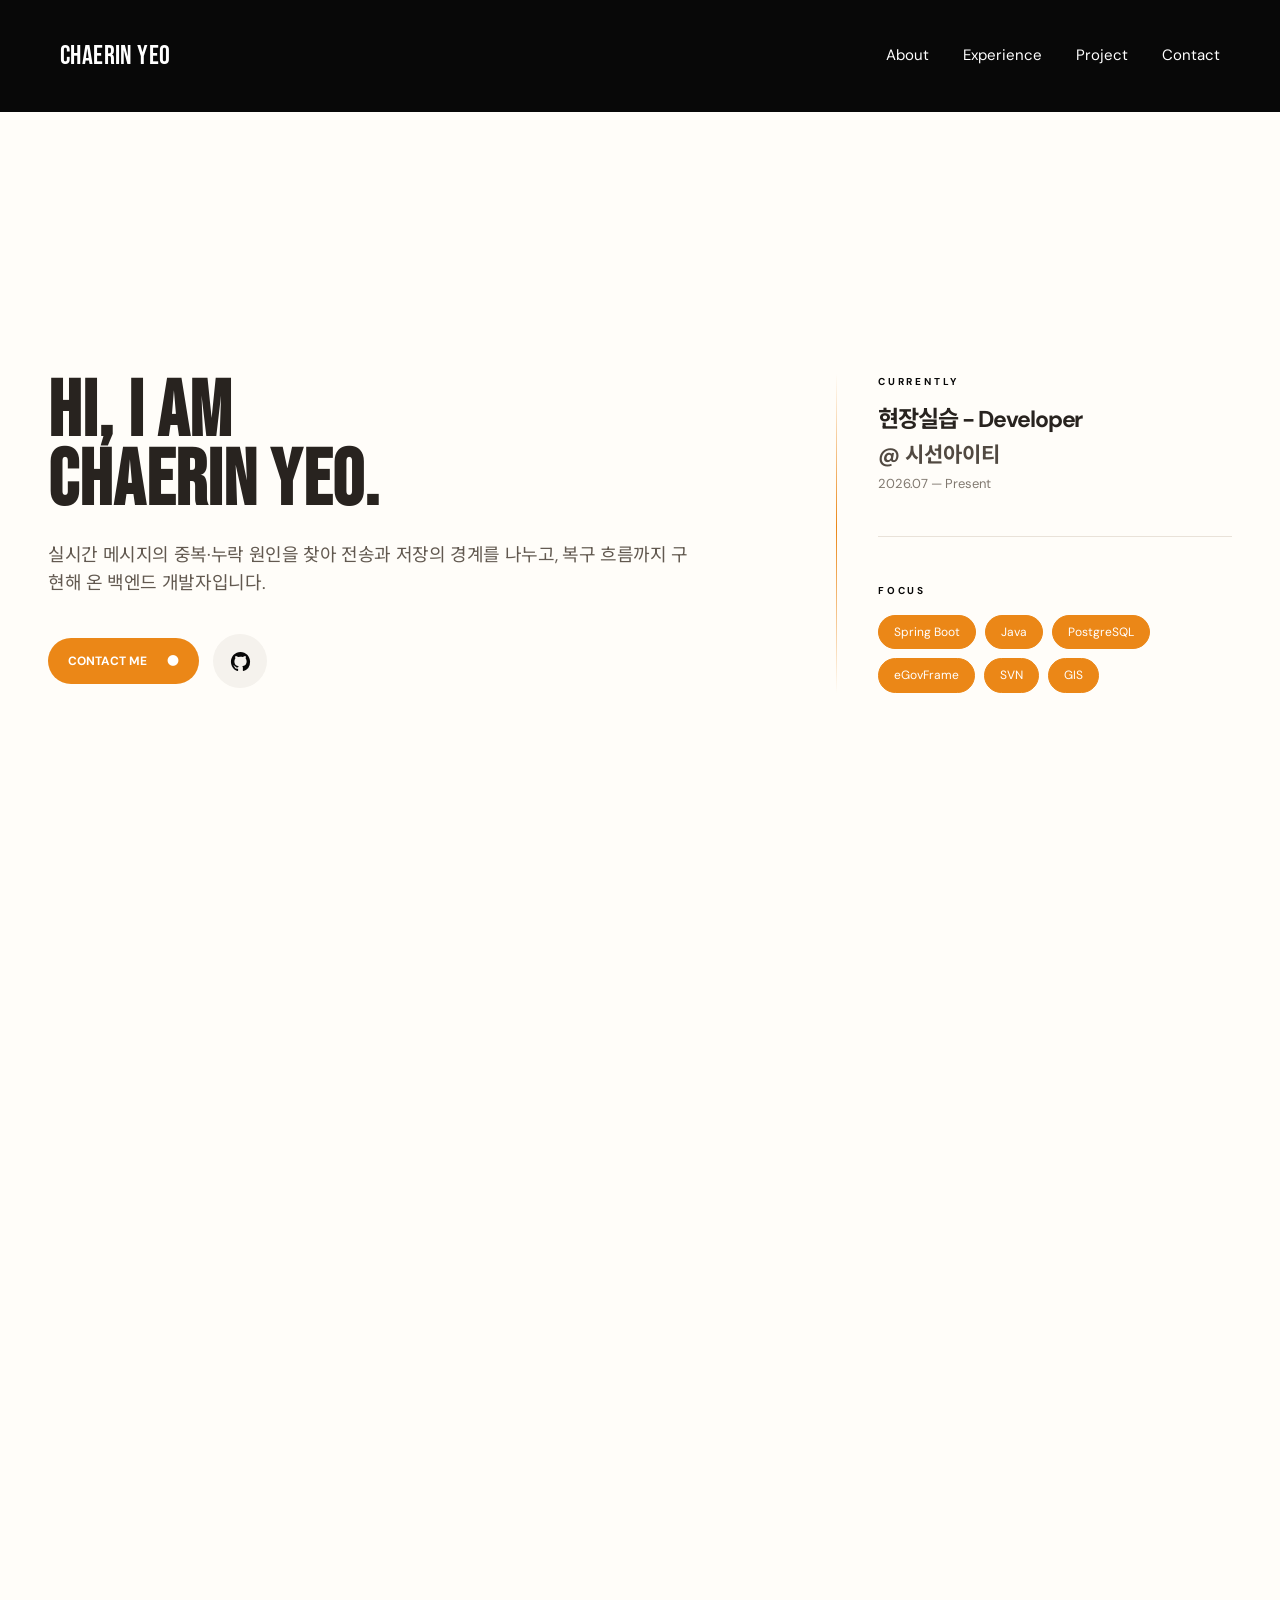
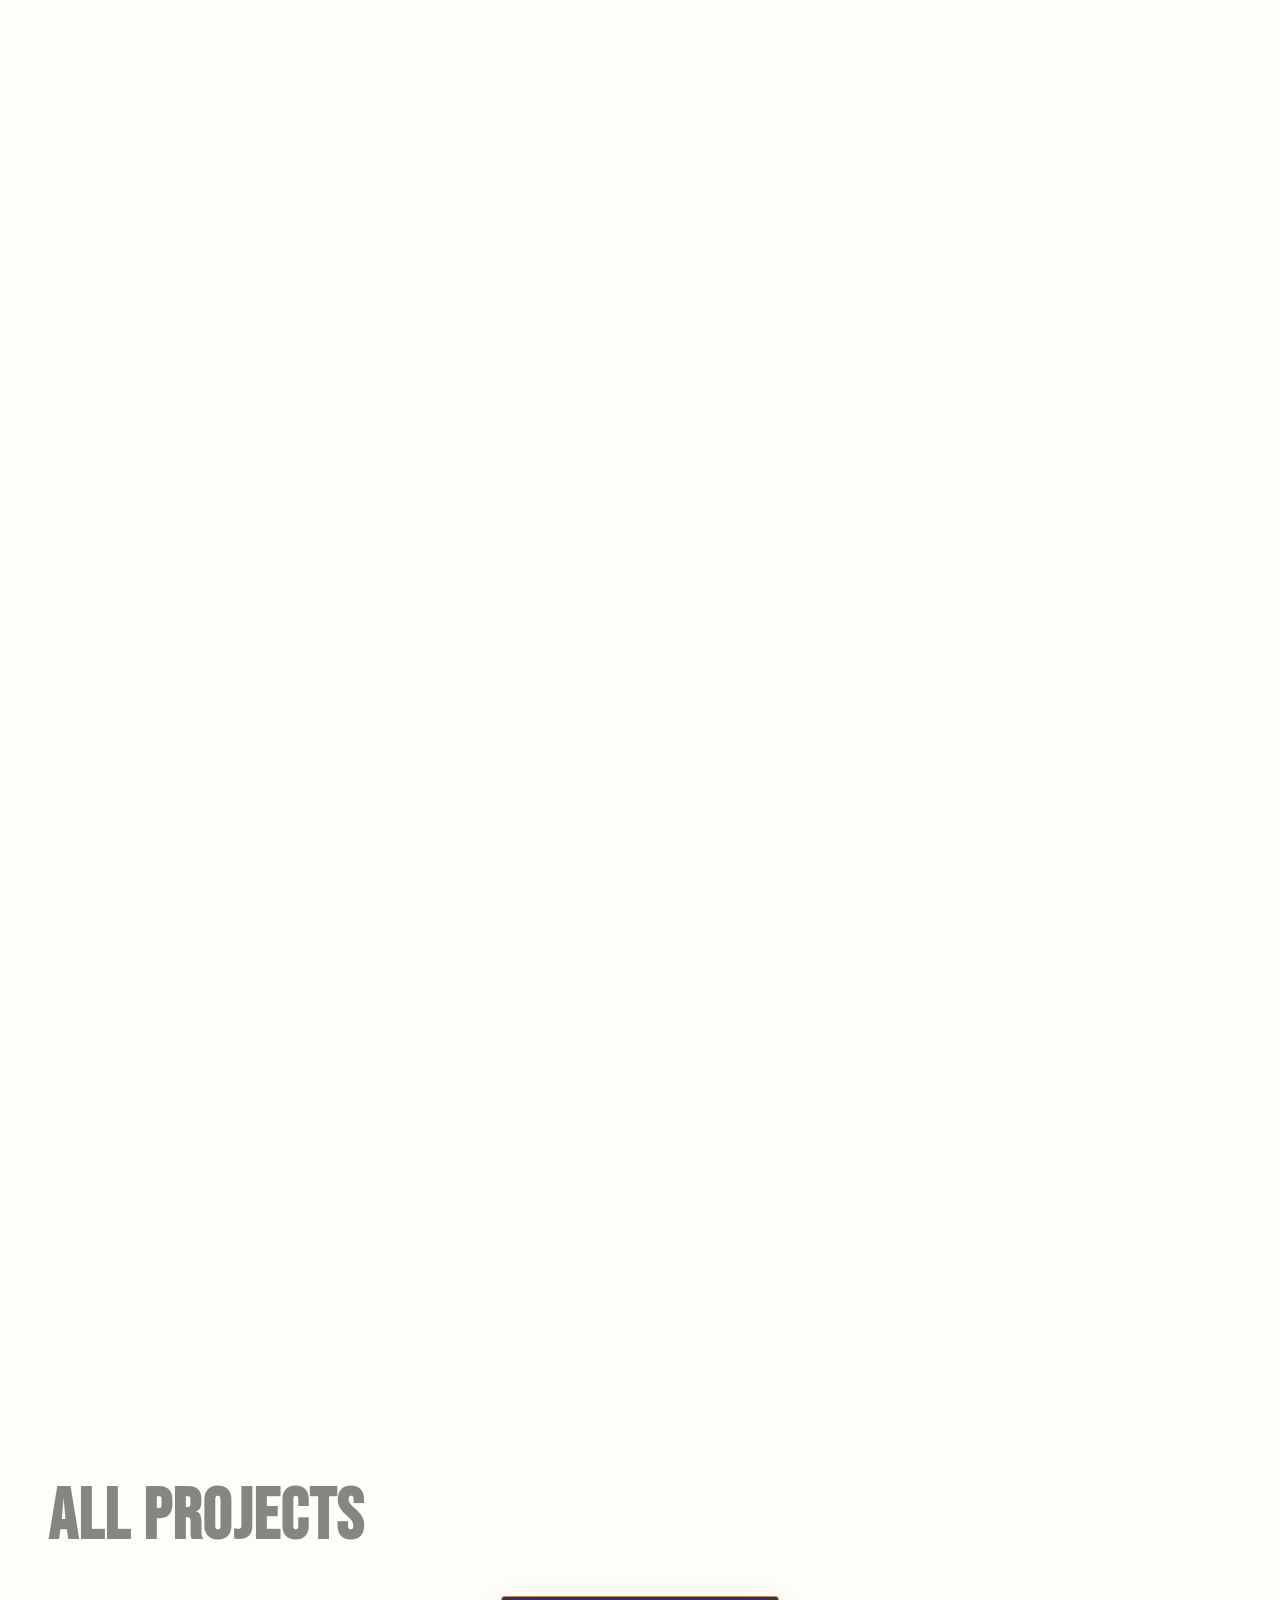
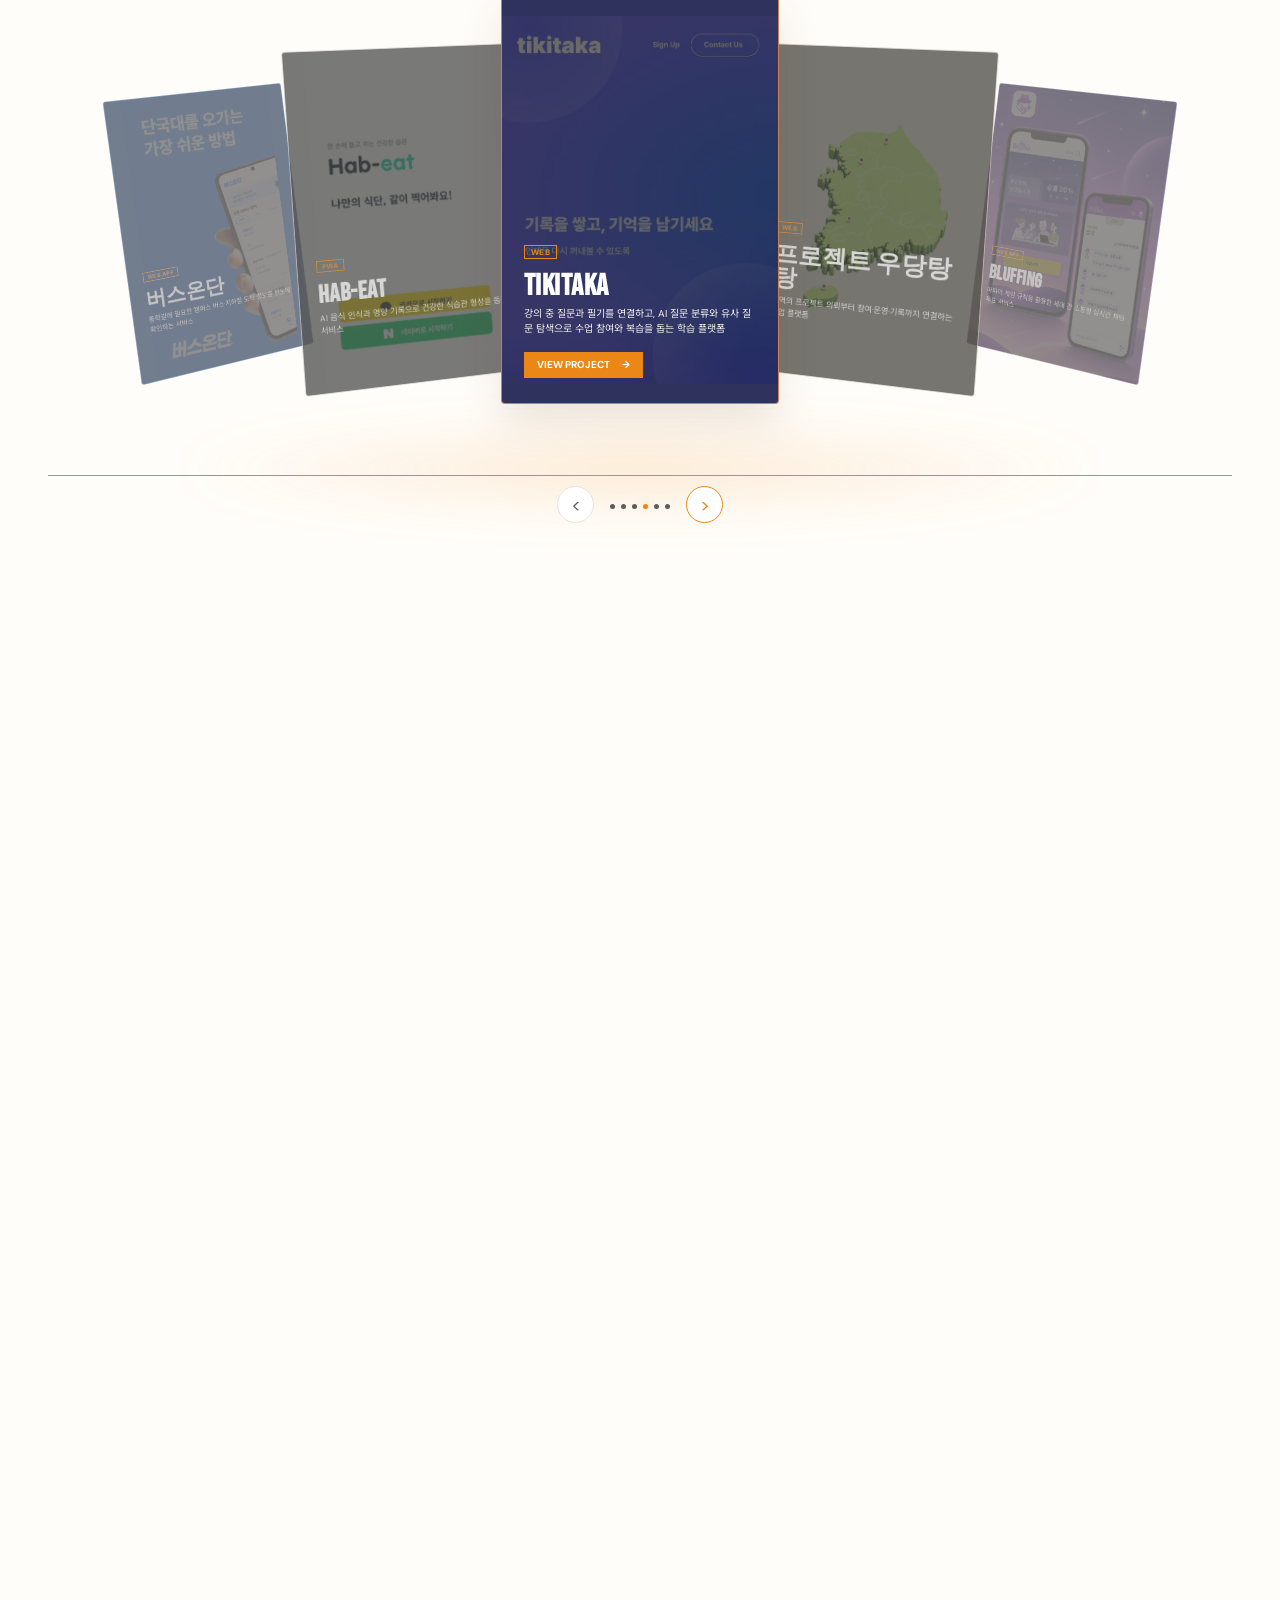
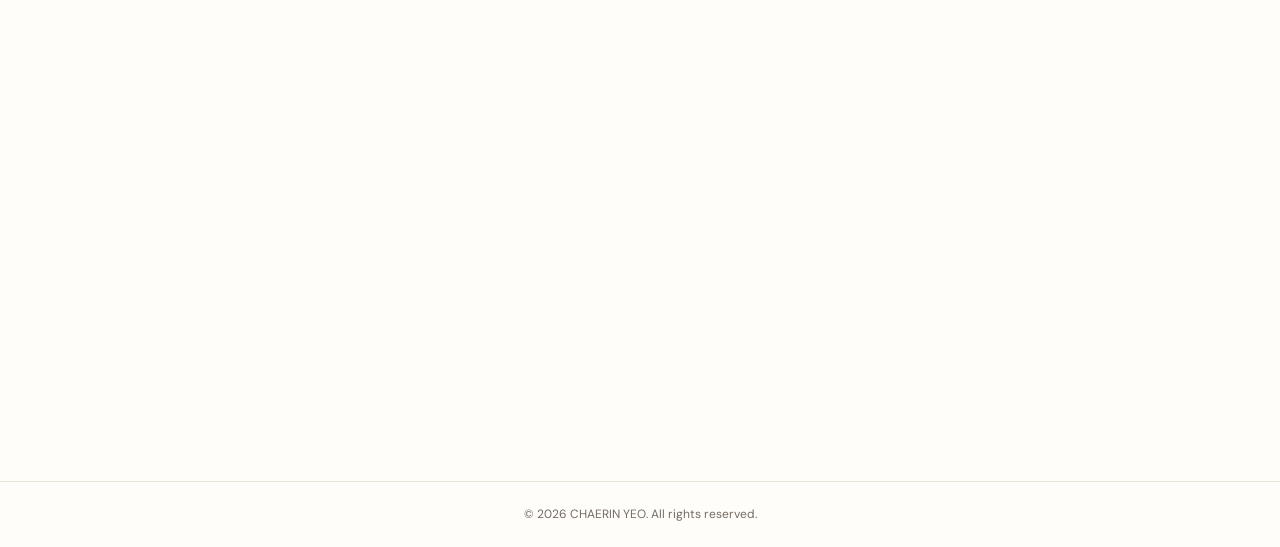
<file: index.html>
<!doctype html>
<html lang="ko">
  <head>
    <meta charset="utf-8" />
    <meta name="viewport" content="width=device-width, initial-scale=1" />
    <link rel="icon" href="./assets/favicon.svg" type="image/svg+xml" />
    <meta name="description" content="여채린 백엔드 개발자 포트폴리오" />
    <meta name="theme-color" content="#fffdf9" />
    <title>CHAERIN YEO — Backend Developer</title>
    <link rel="preconnect" href="https://fonts.googleapis.com" />
    <link rel="preconnect" href="https://fonts.gstatic.com" crossorigin />
    <link href="https://fonts.googleapis.com/css2?family=Bebas+Neue&family=DM+Sans:wght@400;500;600;700&family=Noto+Sans+KR:wght@400;500;600;700&display=swap" rel="stylesheet" />
    <link rel="stylesheet" href="./css/style.css" />
    <link rel="stylesheet" href="./css/theme.css" />
    <link rel="stylesheet" href="./css/project-carousel.css" />
    <link rel="stylesheet" href="./css/project-carousel-motion.css" />
    <link rel="stylesheet" href="./css/project-cover-images.css" />
    <link rel="stylesheet" href="./css/home.css" />
    <link rel="stylesheet" href="./css/home-current.css" />
    <link rel="stylesheet" href="./css/header.css" />
    <link rel="stylesheet" href="./css/about.css" />
    <link rel="stylesheet" href="./css/experience-links.css" />
    <link rel="stylesheet" href="./css/projects.css" />
    <link rel="stylesheet" href="./css/footer.css" />
    <link rel="stylesheet" href="./css/contact.css" />
    <link rel="stylesheet" href="./css/carrot-theme.css" />
  </head>
  <body>
    <a class="skip-link" href="#main-content">본문으로 건너뛰기</a>
    <header class="site-header" id="top">
      <a class="brand" href="#home" aria-label="홈으로 이동">CHAERIN YEO</a>
      <button class="menu-toggle" type="button" aria-expanded="false" aria-controls="primary-navigation"><span class="sr-only">메뉴 열기</span><span></span><span></span></button>
      <nav class="primary-navigation" id="primary-navigation" aria-label="주요 메뉴"><a href="#about">About</a><a href="#experience">Experience</a><a href="#projects">Project</a><a href="#contact">Contact</a></nav>
    </header>
    <main id="main-content">
      <section class="hero section" id="home" aria-labelledby="home-title">
        <div class="container hero-grid">
          <div class="hero-intro reveal"><h1 id="home-title">HI, I AM<br />CHAERIN YEO.</h1><p class="hero-copy" data-bind="intro"></p><div class="hero-actions"><a class="button button-primary" href="#contact">CONTACT ME <span aria-hidden="true">●</span></a><a class="social-button" data-social="github" href="#" target="_blank" rel="noreferrer" aria-label="GitHub"><svg viewBox="0 0 24 24" aria-hidden="true"><path d="M12 2C6.48 2 2 6.58 2 12.23c0 4.51 2.87 8.34 6.84 9.69.5.1.68-.22.68-.49 0-.24-.01-1.04-.01-1.89-2.78.62-3.37-1.21-3.37-1.21-.46-1.2-1.11-1.52-1.11-1.52-.91-.64.07-.63.07-.63 1 .08 1.53 1.06 1.53 1.06.9 1.57 2.35 1.12 2.92.86.09-.67.35-1.12.64-1.38-2.22-.26-4.56-1.14-4.56-5.07 0-1.12.39-2.03 1.03-2.75-.1-.26-.45-1.3.1-2.7 0 0 .84-.28 2.75 1.05A9.27 9.27 0 0 1 12 6.94c.85 0 1.71.12 2.51.34 1.91-1.33 2.75-1.05 2.75-1.05.55 1.4.2 2.44.1 2.7.64.72 1.03 1.63 1.03 2.75 0 3.94-2.35 4.8-4.58 5.06.36.32.68.94.68 1.9 0 1.37-.01 2.47-.01 2.81 0 .27.18.6.69.49A10.23 10.23 0 0 0 22 12.23C22 6.58 17.52 2 12 2Z" /></svg></a></div></div>
          <aside class="now-card reveal reveal-delay" aria-label="현재 활동"><p class="eyebrow">Currently</p><h2 data-bind="currentRole"></h2><p class="accent" data-bind="currentCompany"></p><p class="period" data-bind="currentPeriod"></p><div class="rule"></div><p class="eyebrow">Focus</p><ul class="chip-list" data-list="focus"></ul></aside>
        </div>
      </section>
      <section class="about section" id="about" aria-labelledby="about-title"><div class="container"><h2 class="display-title reveal" id="about-title">ABOUT ME</h2><div class="about-grid"><dl class="profile-list reveal" data-list="profile"></dl><div class="skills reveal reveal-delay"><p class="section-label">SKILL</p><div data-list="skillGroups"></div></div></div></div></section>
      <section class="experience section" id="experience" aria-labelledby="experience-title"><div class="container experience-grid"><div><h2 class="display-title sticky-title reveal" id="experience-title">MY EXPERIENCE</h2></div><div class="experience-list" data-list="experiences"></div></div></section>
      <section class="projects section" id="projects" aria-labelledby="projects-title"><div class="container"><h2 class="display-title reveal" id="projects-title">FEATURED PROJECTS</h2><p class="section-intro reveal">사용자 문제를 기술로 풀어낸 프로젝트입니다.<br />카드를 선택하면 프로젝트 상세 정보를 볼 수 있습니다.</p><div class="project-list" data-list="projects"></div><section class="all-projects" aria-labelledby="all-projects-title"><div class="all-projects-heading"><div><h3 class="display-title" id="all-projects-title">ALL PROJECTS</h3><p>전체 프로젝트를 넘겨보세요.</p></div><div class="carousel-controls"><button type="button" data-carousel-control="previous" aria-label="이전 프로젝트">&lt;</button><span data-carousel-count aria-live="polite"></span><button type="button" data-carousel-control="next" aria-label="다음 프로젝트">&gt;</button></div></div><div class="project-carousel" data-project-carousel tabindex="0" aria-label="전체 프로젝트 슬라이더"></div><div class="carousel-dots" data-carousel-dots></div></section></div></section>
      <section class="contact section" id="contact" aria-labelledby="contact-title"><div class="container contact-grid"><div class="contact-copy reveal"><h2 class="display-title" id="contact-title">LET'S CONNECT</h2><p>함께 만들고 싶은 일이 있다면<br /><span class="email-address" data-bind="email"></span>으로 연락해 주세요.</p><p class="muted">이력서와 프로젝트 상세 내용은 곧 업데이트됩니다.</p><div class="contact-socials"><a data-social="github" href="#" target="_blank" rel="noreferrer">GitHub ↗</a></div></div><form class="contact-form reveal reveal-delay" id="contact-form"><label>이름<input name="name" autocomplete="name" required /></label><label>이메일<input name="email" type="email" autocomplete="email" required /></label><label>제목<input name="subject" required /></label><label>메시지<textarea name="message" rows="6" required></textarea></label><button class="button button-primary" type="submit">SEND MESSAGE <span aria-hidden="true">↗</span></button><p class="form-note" id="form-note" aria-live="polite"></p></form></div><footer class="site-footer"><div class="container">© <span id="year"></span> CHAERIN YEO. All rights reserved.</div></footer></section>
    </main>
    <script src="./js/data.js"></script><script src="./js/main.js"></script><script src="./js/project-meta.js"></script><script src="./js/project-media.js"></script><script src="./js/project-image-backgrounds.js"></script>
  </body>
</html>
</file>
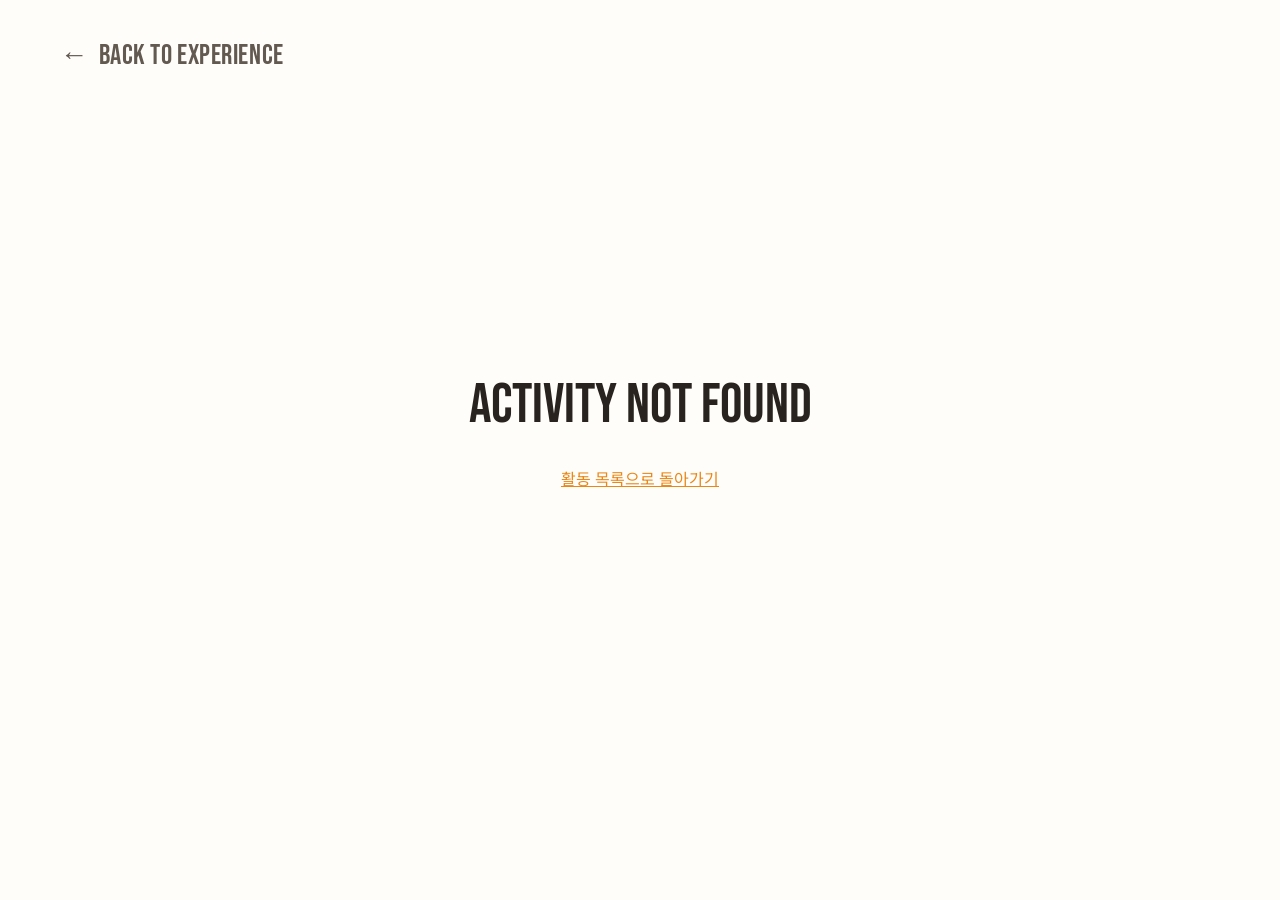
<file: experience-detail.html>
<!doctype html>
<html lang="ko">
  <head>
    <meta charset="utf-8" />
    <meta name="viewport" content="width=device-width, initial-scale=1" />
    <meta name="theme-color" content="#fffdf9" />
    <title>Experience Detail — CHAERIN YEO</title>
    <link rel="preconnect" href="https://fonts.googleapis.com" />
    <link rel="preconnect" href="https://fonts.gstatic.com" crossorigin />
    <link href="https://fonts.googleapis.com/css2?family=Bebas+Neue&family=DM+Sans:wght@400;500;600;700&family=Noto+Sans+KR:wght@400;500;600;700&display=swap" rel="stylesheet" />
    <link rel="stylesheet" href="./css/experience-detail.css" />
    <link rel="stylesheet" href="./css/carrot-theme.css" />
  </head>
  <body>
    <header class="detail-header"><a class="back-link" href="./index.html#experience">← <span>BACK TO EXPERIENCE</span></a></header>
    <main class="detail-main" id="experience-detail" tabindex="-1"></main>
    <script src="./js/data.js"></script>
    <script src="./js/experience-detail.js"></script>
  </body>
</html>
</file>
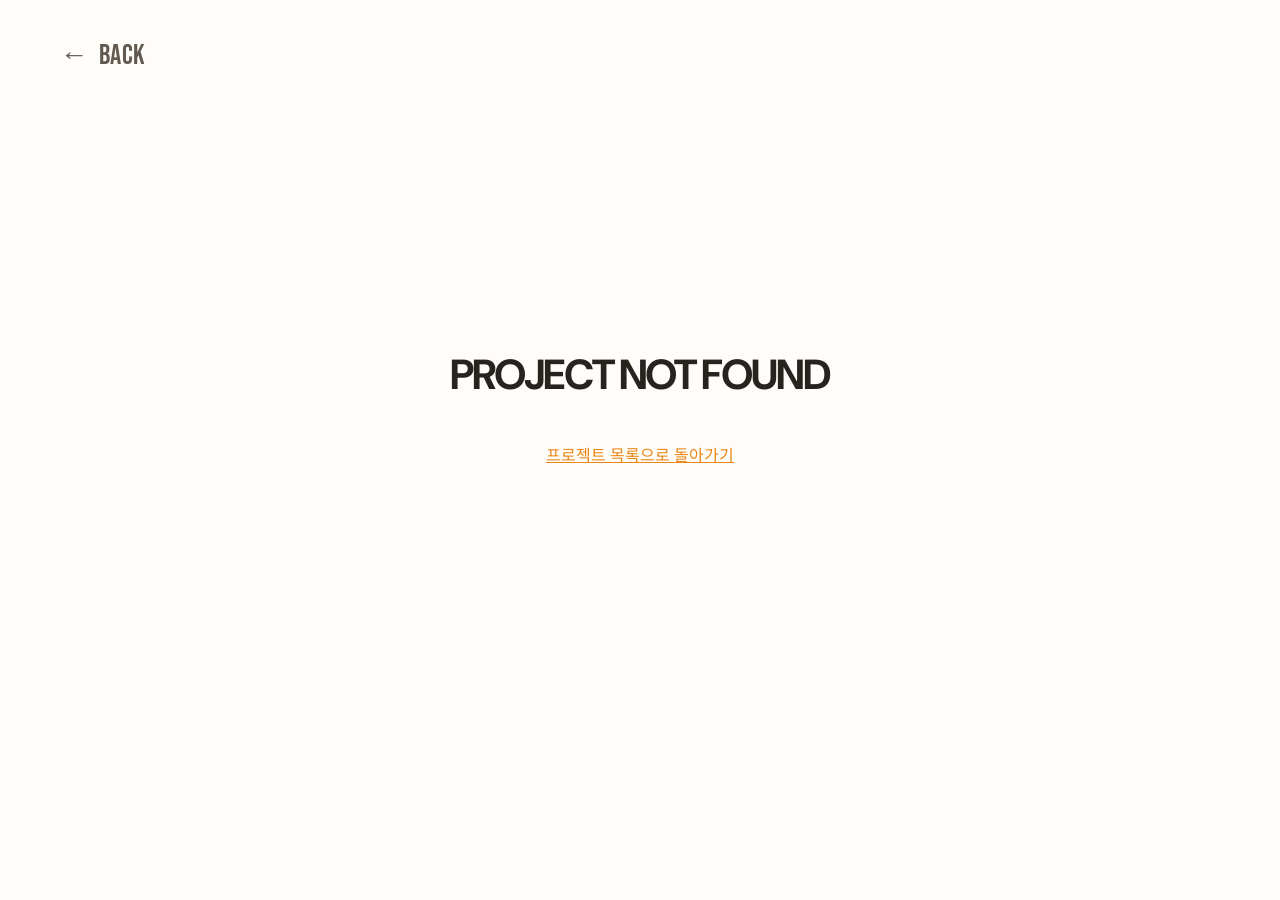
<file: project-detail.html>
<!doctype html>
<html lang="ko">
  <head>
    <meta charset="utf-8" />
    <meta name="viewport" content="width=device-width, initial-scale=1" />
    <link rel="icon" href="./assets/favicon.svg" type="image/svg+xml" />
    <meta name="description" content="여채린 포트폴리오 프로젝트 상세" />
    <meta name="theme-color" content="#fffdf9" />
    <title>Project Detail — CHAERIN YEO</title>
    <link rel="preconnect" href="https://fonts.googleapis.com" />
    <link rel="preconnect" href="https://fonts.gstatic.com" crossorigin />
    <link href="https://fonts.googleapis.com/css2?family=Bebas+Neue&family=DM+Sans:wght@400;500;600;700&family=Noto+Sans+KR:wght@400;500;600;700&display=swap" rel="stylesheet" />
    <link rel="stylesheet" href="./css/project-detail.css" />
    <link rel="stylesheet" href="./css/project-detail-theme.css" />
    <link rel="stylesheet" href="./css/carrot-theme.css" />
  </head>
  <body>
    <header class="detail-header"><a class="back-link" href="./index.html#projects">← <span>BACK</span></a></header>
    <main class="detail-main" id="project-detail" tabindex="-1"></main>
    <script src="./js/data.js"></script>
    <script src="./js/project-detail.js"></script>
    <script src="./js/project-detail-media.js"></script>
  </body>
</html>
</file>
<file: css/style.css>
:root{--bg:#080808;--surface:#1b1b1b;--text:#f7f7f5;--muted:#b9b9b8;--line:#343434;--accent:#d9f56d;--max:1224px}*{box-sizing:border-box}html{scroll-behavior:smooth}body{margin:0;background:var(--bg);color:var(--text);font-family:"DM Sans","Noto Sans KR",sans-serif;line-height:1.55}body:has(dialog[open]){overflow:hidden}a{color:inherit;text-decoration:none}button,input,textarea{font:inherit}.sr-only{position:absolute;width:1px;height:1px;padding:0;margin:-1px;overflow:hidden;clip:rect(0,0,0,0);white-space:nowrap;border:0}.skip-link{position:fixed;top:-50px;left:20px;z-index:100;background:var(--accent);color:#080808;padding:9px 14px;border-radius:5px}.skip-link:focus{top:15px}.container{width:min(var(--max),calc(100% - 96px));margin:auto}.site-header{height:112px;display:flex;align-items:center;justify-content:space-between;width:min(100% - 120px,1440px);margin:auto;position:relative;z-index:20}.brand,.display-title,h1{font-family:"Bebas Neue",Impact,sans-serif;letter-spacing:.015em}.brand{font-size:27px;line-height:1}.primary-navigation{display:flex;gap:34px;color:#cdcdcd;font-size:15px}.primary-navigation a{transition:color .2s}.primary-navigation a:hover,.primary-navigation a.active{color:var(--accent)}.menu-toggle{display:none}.section{min-height:100svh;display:grid;align-items:center;padding:92px 0}.hero{padding-top:35px}.hero-grid{display:grid;grid-template-columns:1.25fr .75fr;gap:10vw;align-items:center}.eyebrow,.section-label{margin:0 0 12px;text-transform:uppercase;letter-spacing:.28em;font-size:10px;font-weight:700}.hero h1{font-size:clamp(78px,9.3vw,146px);line-height:.82;margin:0}.hero-copy{max-width:520px;margin:26px 0 36px;color:#c0c0bf;font-size:18px;letter-spacing:-.02em}.hero-actions{display:flex;gap:14px;align-items:center}.button{border:0;cursor:pointer;display:inline-flex;align-items:center;justify-content:center;gap:28px;font-size:14px;font-weight:700;padding:17px 24px;border-radius:99px;transition:transform .2s,background .2s}.button:hover{transform:translateY(-2px)}.button-primary{background:var(--accent);color:#101010}.social-button{width:54px;height:54px;border-radius:50%;background:#212121;display:grid;place-items:center;color:var(--accent);transition:transform .2s,background .2s}.social-button:hover{background:#2a2a2a;transform:translateY(-2px)}.social-button svg{width:23px;fill:currentColor}.now-card{border-left:1px solid var(--accent);padding-left:42px}.now-card h2{font-size:23px;margin:0 0 2px;letter-spacing:-.045em}.accent{color:var(--accent);font-size:21px;font-weight:700;margin:0}.period{font-size:13px;margin:2px 0 42px;color:#d0d0cf}.rule{height:1px;background:#86905c;margin-bottom:46px}.chip-list{padding:0;margin:16px 0 0;display:flex;gap:9px;flex-wrap:wrap;list-style:none}.chip-list li,.tech-chip{border:1px solid var(--accent);color:var(--accent);border-radius:99px;padding:7px 15px;font-size:12px}.section-number{color:var(--accent);font-size:11px;letter-spacing:.22em;margin:0 0 7px}.display-title{font-size:clamp(64px,7vw,106px);line-height:.9;margin:0}.about{background:#0b0b0b}.about-grid{display:grid;grid-template-columns:.98fr 1.25fr;gap:13.5vw;align-items:center;margin-top:130px}.profile-list{margin:0}.profile-list>div{display:grid;grid-template-columns:96px 1fr;gap:0;padding:19px 5px;border-bottom:1px solid var(--line)}.profile-list dt{font-size:15px;color:#bfbfbe}.profile-list dd{margin:0;font-size:20px;font-weight:700;letter-spacing:-.04em}.section-label{font-size:30px;letter-spacing:-.04em;margin-bottom:18px}.skill-group{margin:0 0 26px}.skill-group h3{font-size:15px;font-weight:500;color:#bdbdbb;margin:0 0 13px}.skill-group ul{padding:0;margin:0;display:flex;gap:10px;list-style:none;flex-wrap:wrap}.skill-group li{border:1px solid var(--accent);border-radius:99px;padding:8px 20px;font-size:14px;font-weight:600}.experience-grid{display:grid;grid-template-columns:1fr 1.2fr;gap:13vw;align-items:start}.sticky-title{position:sticky;top:140px}.experience-list{display:grid;gap:74px;padding-top:3px}.experience-item{position:relative}.experience-item-header{display:flex;justify-content:space-between;gap:24px;align-items:baseline}.experience-item h3{font-size:24px;letter-spacing:-.05em;margin:0}.experience-item time{font-size:15px;color:var(--muted);white-space:nowrap}.experience-item .company{color:var(--accent);font-size:17px;font-weight:700;margin:6px 0 19px}.experience-item p{color:#c2c2c0;margin:0;max-width:630px}.projects{background:#0b0b0b;padding-top:120px}.section-intro{color:var(--muted);margin:20px 0 58px}.project-list{display:grid;gap:100px}.project-card{display:grid;grid-template-columns:1fr 1fr;gap:50px;align-items:center}.project-visual{background:var(--surface);border-radius:9px;min-height:390px;padding:36px;display:grid;place-items:center;position:relative;overflow:hidden}.project-type{position:absolute;top:18px;left:18px;color:#c4c4c2;background:#080808;border-radius:99px;padding:6px 11px;font-size:10px;font-weight:700}.project-visual img{max-width:100%;max-height:295px;object-fit:contain;border-radius:7px;box-shadow:0 18px 30px #0004}.project-content h3{font-size:28px;letter-spacing:-.055em;line-height:1.15;margin:0 0 14px}.project-content>p{color:var(--muted);font-size:14px;margin:0 0 21px}.project-tech{display:flex;gap:8px;flex-wrap:wrap;margin-bottom:23px}.tech-chip{font-size:11px;padding:6px 14px}.project-meta{border-top:1px solid var(--line);margin:0 0 22px}.project-meta div{display:flex;justify-content:space-between;padding:11px 0;border-bottom:1px solid var(--line);font-size:12px}.project-meta span:last-child{color:#c8c8c6}.text-link{background:transparent;border:0;padding:0;cursor:pointer;color:var(--accent);font-size:12px;font-weight:700;border-bottom:1px solid var(--accent);padding-bottom:2px}.contact{min-height:calc(100svh - 80px);padding-bottom:0}.contact-grid{display:grid;grid-template-columns:1fr 1fr;gap:12vw;align-items:start}.contact-copy .display-title{margin-bottom:25px}.contact-copy>p{font-size:17px;color:#c4c4c2;line-height:1.85}.contact-copy a{border-bottom:1px solid var(--accent);color:#f4f4f2}.muted{color:#9b9b99!important;font-size:14px!important}.contact-socials{display:flex;gap:23px;margin-top:34px;color:var(--accent);font-weight:700}.contact-form{display:grid;gap:19px}.contact-form label{display:grid;gap:8px;color:#c6c6c5;font-size:14px}.contact-form input,.contact-form textarea{background:var(--surface);border:1px solid transparent;border-radius:5px;color:#fff;padding:13px 14px;outline:none;resize:vertical}.contact-form input:focus,.contact-form textarea:focus{border-color:var(--accent)}.contact-form textarea{min-height:150px}.contact-form .button{justify-self:start;margin-top:8px}.form-note{margin:0;font-size:12px;color:var(--accent);min-height:18px}.site-footer{align-self:end;border-top:1px solid #202020;margin-top:80px;padding:23px 0;color:#999;font-size:12px}.project-dialog{width:min(780px,calc(100% - 32px));max-height:min(780px,calc(100svh - 44px));padding:0;border:1px solid #353535;border-radius:12px;background:#141414;color:var(--text);box-shadow:0 30px 90px #000b}.project-dialog::backdrop{background:#000b;backdrop-filter:blur(5px)}.dialog-close{position:absolute;right:13px;top:11px;z-index:2;border:0;background:#272727;color:#fff;border-radius:50%;width:35px;height:35px;font-size:27px;line-height:1;cursor:pointer}.dialog-content{padding:50px}.dialog-image{width:100%;max-height:320px;object-fit:contain;background:#1e1e1e;border-radius:8px;margin:20px 0}.dialog-content h2{font-size:40px;letter-spacing:-.055em;margin:0}.dialog-content .dialog-kicker{color:var(--accent);font-weight:700;font-size:12px;letter-spacing:.14em;text-transform:uppercase}.detail-grid{display:grid;grid-template-columns:120px 1fr;border-top:1px solid var(--line);margin-top:24px}.detail-grid dt,.detail-grid dd{margin:0;padding:15px 0;border-bottom:1px solid var(--line);font-size:14px}.detail-grid dt{color:var(--accent);font-size:12px;font-weight:700}.detail-grid dd{color:#d2d2d0}.reveal{opacity:0;transform:translateY(20px);transition:opacity .6s ease,transform .6s ease}.reveal.is-visible{opacity:1;transform:none}.reveal-delay{transition-delay:.12s}@media(max-width:760px){.container{width:min(100% - 40px,var(--max))}.site-header{width:calc(100% - 40px);height:80px}.brand{font-size:22px}.menu-toggle{border:0;background:none;display:grid;gap:5px;padding:8px;cursor:pointer}.menu-toggle span:not(.sr-only){display:block;background:#fff;width:22px;height:1px}.primary-navigation{display:none;position:absolute;top:68px;right:0;min-width:160px;padding:18px;background:#171717;border:1px solid var(--line);flex-direction:column;gap:15px}.primary-navigation.is-open{display:flex}.section{min-height:auto;padding:100px 0}.hero{min-height:100svh;padding:60px 0}.hero-grid,.about-grid,.experience-grid,.contact-grid{grid-template-columns:1fr;gap:56px}.hero h1{font-size:clamp(72px,22vw,112px)}.hero-copy{font-size:16px}.now-card{padding-left:24px}.display-title{font-size:clamp(56px,17vw,84px)}.about-grid{margin-top:70px}.profile-list>div{grid-template-columns:82px 1fr}.profile-list dd{font-size:16px}.experience-list{gap:54px}.sticky-title{position:static}.experience-item-header{display:block}.experience-item time{display:block;margin-top:8px}.project-list{gap:76px}.project-card{grid-template-columns:1fr;gap:28px}.project-visual{min-height:280px;padding:28px}.project-visual img{max-height:210px}.project-content h3{font-size:24px}.contact-copy>p{font-size:15px}.site-footer{margin-top:56px}.dialog-content{padding:45px 22px 26px}.detail-grid{grid-template-columns:84px 1fr}.detail-grid dt,.detail-grid dd{font-size:12px}.dialog-content h2{font-size:32px}}@media(prefers-reduced-motion:reduce){html{scroll-behavior:auto}.reveal{opacity:1;transform:none;transition:none}}
</file>
<file: css/theme.css>
/* Site-wide visual tokens and theme overrides. */
.about,
.projects {
  background: var(--bg);
}
</file>
<file: css/project-carousel.css>
.all-projects{position:relative;margin-top:190px;padding:40px 0 75px}.all-projects-heading{margin-bottom:26px}.all-projects-heading .display-title{font-size:clamp(58px,6vw,92px)}.all-projects-heading p:last-child{max-width:210px;color:#92928f;margin:14px 0 0;font-size:14px;line-height:1.55}.carousel-controls{position:absolute;z-index:9;bottom:28px;left:50%;width:166px;display:flex;justify-content:space-between;align-items:center;transform:translateX(-50%);pointer-events:none}.carousel-controls [data-carousel-count]{display:none}.carousel-controls button{width:37px;height:37px;border:1px solid #3f3f3e;border-radius:50%;background:#1b1b1b;color:#d6d6d3;font-size:18px;line-height:1;cursor:pointer;pointer-events:auto;transition:background .2s,border-color .2s,transform .2s}.carousel-controls button:last-child{border-color:#88a332;color:var(--accent)}.carousel-controls button:hover{background:#292929;transform:scale(1.06)}.project-carousel{height:500px;position:relative;overflow:visible;isolation:isolate;border-bottom:1px solid #556126;outline:none;perspective:1450px;perspective-origin:50% 40%}.project-carousel::before{content:"";position:absolute;z-index:-2;left:5%;right:5%;bottom:-52px;height:115px;background:radial-gradient(ellipse,rgba(160,238,14,.2),transparent 63%);filter:blur(20px);pointer-events:none}.archive-card{position:absolute;z-index:var(--order);top:20px;left:50%;width:278px;height:408px;padding:22px;background:linear-gradient(135deg,rgba(27,27,27,.92),#080808 78%);border:1px solid rgba(121,121,118,.24);border-radius:4px;color:#fff;text-decoration:none;overflow:hidden;backface-visibility:hidden;transform-style:preserve-3d;transform:translateX(-50%) translate3d(var(--x),var(--y),var(--z)) rotateY(var(--ry)) rotateZ(var(--rz)) scale(var(--scale));opacity:var(--opacity);filter:brightness(var(--brightness));transition:transform .78s cubic-bezier(.2,.78,.18,1),opacity .48s ease,filter .48s ease,border-color .48s ease;cursor:pointer;will-change:transform}.archive-card::before{content:"";position:absolute;inset:0;background:linear-gradient(180deg,transparent 38%,rgba(0,0,0,.28));pointer-events:none}.archive-card.active{border-color:rgba(175,213,63,.68);box-shadow:0 17px 42px rgba(0,0,0,.38);filter:none}.archive-content{position:absolute;z-index:1;bottom:25px;left:22px;right:22px;display:block;transform:translateZ(20px)}.archive-content small{display:inline-block;color:#aeca32;border:1px solid #738b22;padding:2px 6px;font-size:8px;font-weight:700;line-height:1;letter-spacing:.06em}.archive-content strong{display:block;margin:9px 0 7px;font-family:"Bebas Neue",Impact,sans-serif;font-size:30px;letter-spacing:.015em;line-height:.95}.archive-content p{margin:0;color:#92928e;font-size:10px;line-height:1.45}.archive-content b{display:inline-flex;align-items:center;gap:12px;margin-top:16px;padding:8px 13px;background:var(--accent);color:#090909;font-size:10px;line-height:1;font-weight:700;opacity:0;transform:translateY(7px);transition:opacity .35s ease .18s,transform .35s ease .18s}.archive-card.active .archive-content b{opacity:1;transform:none}.carousel-dots{position:absolute;z-index:10;bottom:42px;left:50%;display:flex;gap:6px;transform:translateX(-50%)}.carousel-dots button{width:5px;height:5px;border:0;border-radius:50%;padding:0;background:#5d5d5a;cursor:pointer}.carousel-dots button.active{background:var(--accent);box-shadow:0 0 8px rgba(217,245,109,.9)}@media(max-width:760px){.all-projects{margin-top:100px;padding-bottom:62px}.all-projects-heading .display-title{font-size:62px}.carousel-controls{bottom:18px;width:145px}.carousel-controls button{width:33px;height:33px}.carousel-dots{bottom:31px}.project-carousel{height:385px;perspective:900px}.archive-card{top:18px;width:220px;height:320px;padding:17px}.archive-content{bottom:18px;left:17px;right:17px}.archive-content strong{font-size:26px}.archive-content p{font-size:9px}.archive-content b{margin-top:12px;padding:7px 10px;font-size:9px}}
.all-projects-heading .display-title{color:#858582}
</file>
<file: css/project-carousel-motion.css>
/* The card elements stay mounted while their transform values change. */
.project-carousel { touch-action: pan-y; }

.archive-card {
  transition-duration: .42s, .28s, .28s, .28s;
}

.project-carousel.is-sliding .archive-card.active .archive-content {
  animation: archive-content-arrive .42s cubic-bezier(.2,.78,.18,1);
}

@keyframes archive-content-arrive {
  0% { opacity: .15; transform: translate3d(0, 15px, 20px); }
  100% { opacity: 1; transform: translateZ(20px); }
}

@media (prefers-reduced-motion: reduce) {
  .archive-card,
  .project-carousel.is-sliding .archive-card.active .archive-content { animation: none; transition: none; }
}
.archive-view-button {
  display: inline-flex;
  align-items: center;
  gap: 12px;
  margin-top: 16px;
  padding: 8px 13px;
  border: 0;
  background: var(--accent);
  color: #090909;
  font: inherit;
  font-size: 10px;
  font-weight: 700;
  line-height: 1;
  cursor: pointer;
  opacity: 0;
  transform: translateY(7px);
  transition: opacity .35s ease .18s, transform .35s ease .18s;
}

.archive-card.active .archive-view-button {
  opacity: 1;
  transform: none;
}
</file>
<file: css/project-cover-images.css>
.archive-card[data-project-id="habeat"] {
  background: #f8f8f8 url("../assets/images/project-habeat-cover.png") center / contain no-repeat;
}

.archive-card[data-project-id="busondan"] {
  background: #2877ef url("../assets/images/project-busondan-cover.jpg") center / contain no-repeat;
}

.archive-card[data-project-id="mcm-moments"] {
  background: #f3ead3 url("../assets/images/project-mcm-moments-cover.png") center / contain no-repeat;
}

.archive-card[data-project-id="tikitaka"] {
  background: #7178df url("../assets/images/project-tikitaka-cover.jpg") center / contain no-repeat;
}

.archive-card[data-project-id="udangtang"] {
  background: #f5eddf url("../assets/images/project-udangtang-map.png") center / contain no-repeat;
}

.archive-card[data-project-id="bluffing"] {
  background: #8957d8 url("../assets/images/project-bluffing-poster.png") center 22% / 100% auto no-repeat;
}

.archive-card[data-project-id="habeat"]::before,
.archive-card[data-project-id="busondan"]::before,
.archive-card[data-project-id="mcm-moments"]::before,
.archive-card[data-project-id="tikitaka"]::before,
.archive-card[data-project-id="udangtang"]::before {
  background: rgba(0, 0, 0, 0.58);
}

.archive-card[data-project-id="bluffing"]::before {
  background: rgba(0, 0, 0, 0.58);
}

.archive-card[data-project-id="habeat"] .archive-content,
.archive-card[data-project-id="busondan"] .archive-content,
.archive-card[data-project-id="mcm-moments"] .archive-content,
.archive-card[data-project-id="tikitaka"] .archive-content,
.archive-card[data-project-id="udangtang"] .archive-content {
  padding: 0;
  background: transparent;
}

.archive-card[data-project-id="bluffing"] .archive-content {
  padding: 0;
  background: transparent;
}

.archive-card[data-project-id="habeat"] .archive-content p,
.archive-card[data-project-id="busondan"] .archive-content p,
.archive-card[data-project-id="mcm-moments"] .archive-content p,
.archive-card[data-project-id="tikitaka"] .archive-content p,
.archive-card[data-project-id="udangtang"] .archive-content p {
  color: #f2f2ef;
}

.archive-card[data-project-id="bluffing"] .archive-content p {
  color: #f2f2ef;
}
</file>
<file: css/home.css>
/* Home hero typography */
.hero h1 {
  font-size: clamp(68px, 6.1vw, 92px);
  line-height: .88;
}

.hero-copy {
  max-width: 640px;
  white-space: pre-line;
}

.hero-actions .button {
  gap: 20px;
  padding: 14px 20px;
  font-size: 12px;
}

@media (max-width: 760px) {
  .hero h1 { font-size: clamp(62px, 18vw, 86px); }
}
</file>
<file: css/home-current.css>
/* Current activity panel details */
.now-card {
  position: relative;
  border-left: 0;
}

.now-card::before {
  content: "";
  position: absolute;
  top: 0;
  bottom: 0;
  left: 0;
  width: 1px;
  background: linear-gradient(
    to bottom,
    transparent 0%,
    rgba(217, 245, 109, .35) 12%,
    var(--accent) 46%,
    rgba(217, 245, 109, .35) 82%,
    transparent 100%
  );
}

.now-card .rule {
  background: rgba(237, 241, 239, .72);
}
</file>
<file: css/header.css>
.site-header {
  position: sticky;
  top: 0;
  z-index: 50;
  background: rgba(8, 8, 8, .9);
  backdrop-filter: blur(12px);
}
</file>
<file: css/about.css>
#about .about-grid {
  margin-top: 100px;
}

#about .skill-group li {
  padding: 7px 15px;
  font-size: 12px;
}

#about .profile-list > div:last-child {
  border-bottom: 0;
}

#about .profile-list > div {
  padding-top: 15px;
  padding-bottom: 15px;
}

#about .section-label {
  margin-bottom: 12px;
}

#about .skills {
  transform: translate(50px, 30px);
}

/* Keep all section headings below Home at one visual scale. */
#about .display-title,
#experience .display-title,
#projects .display-title,
#contact .display-title {
  font-size: clamp(56px, 5.6vw, 84px);
}

@media (max-width: 760px) {
  #about .about-grid { margin-top: 56px; }
  #about .skills { transform: none; }
}
</file>
<file: css/experience-links.css>
.experience-detail-link {
  display: inline-flex;
  align-items: center;
  gap: 9px;
  margin: 0 0 19px;
  padding-bottom: 3px;
  border-bottom: 1px solid var(--accent);
  color: var(--accent);
  font-size: 12px;
  font-weight: 700;
}

.experience-item-header {
  margin-bottom: 14px;
}

.experience-detail-link:hover {
  color: #f7f7f5;
}

.experience-context {
  margin: -12px 0 16px;
  color: var(--accent);
  font-size: 13px;
  font-weight: 700;
}

.experience-highlights,
.experience-skills {
  margin-top: 24px;
}

.experience-highlights h4,
.experience-skills h4 {
  margin: 0 0 12px;
  color: #f7f7f5;
  font-size: 14px;
}

.experience-highlights ul {
  display: grid;
  gap: 9px;
  margin: 0;
  padding-left: 19px;
  color: #c2c2c0;
  font-size: 13px;
}

.experience-highlights li::marker {
  color: var(--accent);
}

.experience-skills ul {
  display: flex;
  flex-wrap: wrap;
  gap: 8px;
  margin: 0;
  padding: 0;
  list-style: none;
}

.experience-skills li {
  padding: 5px 11px;
  border: 1px solid var(--accent);
  border-radius: 99px;
  color: var(--accent);
  font-size: 11px;
}

@media (max-width: 760px) {
  .experience-highlights ul { font-size: 12px; }
}
</file>
<file: css/projects.css>
.project-visual {
  width: 88%;
  justify-self: start;
  min-height: 0;
  aspect-ratio: 1 / 1;
  border-radius: 16px;
}

.project-card {
  scroll-margin-top: 140px;
}

#projects > .container {
  display: flex;
  flex-direction: column;
}

#projects .all-projects {
  order: -1;
  margin-top: 0;
  margin-bottom: 190px;
}

.project-visual img {
  width: 92%;
  height: 64%;
  max-height: none;
  aspect-ratio: 7 / 5;
  object-fit: contain;
  border-radius: 8px;
  background: #080808;
}

.project-visual .project-cover-video {
  width: 86%;
  height: 58%;
  aspect-ratio: 7 / 5;
  object-fit: contain;
  border-radius: 8px;
  background: #080808;
  box-shadow: 0 18px 30px #0004;
}

.project-detail-button {
  position: absolute;
  right: 18px;
  bottom: 18px;
  z-index: 2;
  display: inline-flex;
  align-items: center;
  gap: 7px;
  padding-bottom: 2px;
  border-bottom: 1px solid #fff;
  color: #fff;
  font-size: 12px;
  font-weight: 700;
  letter-spacing: .02em;
}

.github-link {
  display: inline-flex;
  align-items: center;
  gap: 5px;
  color: var(--accent);
  border-bottom: 1px solid var(--accent);
  padding-bottom: 2px;
  font-size: 12px;
  font-weight: 700;
}

.project-actions {
  display: flex;
  flex-wrap: wrap;
  gap: 16px;
}

.github-link svg {
  width: 15px;
  height: 15px;
  fill: currentColor;
}

@media (max-width: 760px) {
  .project-visual { width: 100%; min-height: 0; }
  #projects .all-projects { margin-bottom: 100px; }
}
</file>
<file: css/footer.css>
.site-footer .container {
  text-align: center;
}
</file>
<file: css/contact.css>
.contact-form .button {
  min-width: 140px;
  padding: 14px 22px;
  font-size: 15px;
  line-height: 1;
}

.contact-socials a {
  display: grid;
  width: 28px;
  height: 28px;
  place-items: center;
  border: 0;
  color: var(--accent);
}

.contact-socials svg {
  width: 25px;
  height: 25px;
  fill: currentColor;
}
</file>
<file: css/carrot-theme.css>
/* Reversible palette inspired by the supplied Karrot reference image. */
:root {
  --bg: #fffdf9;
  --surface: #f5f2ed;
  --text: #28231f;
  --muted: #746b63;
  --line: #e9e2d9;
  --accent: #EB8717;
  --accent-bright: #EB8717;
  --leaf-green: #078a54;
}

body { background: var(--bg); color: var(--text); }
.site-header, .detail-header { color: var(--text); }
.site-header {
  isolation: isolate;
  background: transparent;
  backdrop-filter: none;
}
.site-header::before {
  content: "";
  position: absolute;
  z-index: -1;
  top: 0;
  bottom: 0;
  left: 50%;
  width: 100vw;
  transform: translateX(-50%);
  background: #080808;
}
.brand,
.primary-navigation,
.primary-navigation a,
.primary-navigation a:hover,
.primary-navigation a.active { color: #fff; }

.hero-copy,
.experience-item p,
.profile-list dt,
.skill-group h3,
.project-meta span:last-child,
.contact-copy > p,
.contact-form label,
.all-projects-heading p:last-child { color: #625950; }

.button-primary {
  background: var(--accent-bright);
  color: #fff;
}
.social-button { background: var(--surface); color: var(--accent); }
.contact-socials a {
  width: 54px;
  height: 54px;
  border-radius: 50%;
  background: var(--surface);
}
.contact-socials svg { width: 23px; height: 23px; }
.now-card::before {
  background: linear-gradient(to bottom, transparent, rgba(235, 135, 23, .3) 15%, var(--accent-bright) 48%, rgba(235, 135, 23, .3) 85%, transparent);
}
.now-card .eyebrow { color: #080808; }
.now-card .accent { color: #514941; }
.now-card .period { color: #817970; }
.now-card .rule { background: var(--line); }

.about, .projects { background: var(--bg); }
.chip-list li,
.tech-chip,
.skill-group li { border-color: var(--accent); color: var(--accent); }
.chip-list li,
.tech-chip,
.skill-group li,
.experience-skills li {
  border-color: var(--accent-bright);
  background: var(--accent-bright);
  color: #fff;
}
.experience-highlights h4,
.experience-skills h4 { color: #080808; }
.experience-highlights ul { color: #4b433b; }
.project-visual { background: var(--surface); }
.project-visual img,
.project-visual .project-cover-video { background: #fffdf9; }
.project-type { background: #fffdf9; color: #625950; }
.project-type {
  border: 1px solid var(--accent);
  color: var(--accent);
}
.project-detail-button,
.github-link,
.text-link { color: var(--accent); border-color: var(--accent); }
.project-detail-button { color: #080808; border-color: #080808; }
.github-link { color: #080808; border-color: #080808; }
.project-links a { color: #080808; border-color: #080808; }
[data-social="github"] svg { color: #080808; fill: #080808; }
.contact-form input,
.contact-form textarea { background: #fff; border-color: var(--line); color: var(--text); }
.contact-copy a { color: var(--text); border-color: var(--accent); }
.email-address {
  color: #817970;
  border-bottom: 1px solid #817970;
  padding-bottom: 1px;
}
.site-footer { border-color: var(--line); color: var(--muted); }

.project-carousel { border-bottom-color: #EB8717; }
.project-carousel::before { background: radial-gradient(ellipse, rgba(235, 135, 23, .17), transparent 63%); }
.archive-card {
  background: linear-gradient(145deg, #292724, #111 90%);
  border-color: rgba(255, 255, 255, .15);
  color: #fff;
}
.archive-card::before { background: linear-gradient(180deg, transparent 38%, rgba(0, 0, 0, .3)); }
.archive-card.active { border-color: rgba(235, 135, 23, .72); box-shadow: 0 17px 42px rgba(105, 62, 29, .13); }
.archive-content small { color: var(--accent); border-color: var(--accent); }
.archive-content strong { color: #fff; }
.archive-content p { color: #c8c1b9; }
.archive-view-button { background: var(--accent-bright); color: #fff; }
.carousel-controls button { background: #fff; border-color: var(--line); color: #625950; }
.carousel-controls button:last-child { border-color: var(--accent); color: var(--accent); }
.carousel-dots button.active { background: var(--accent); box-shadow: 0 0 8px rgba(235, 135, 23, .35); }

.detail-main { color: var(--text); }
.project-hero .project-visual { background: var(--surface); }
.project-hero .project-visual img,
.project-hero .project-visual .project-cover-video { background: #fffdf9; }
.project-summary,
.activity-section p,
.detail-section > p,
.feature-item p,
.feature-content p,
.feature-content ul,
.project-facts dd,
.detail-facts dd { color: #514941; }
.detail-period { color: var(--muted); }
.back-link { color: #625950; }
.detail-kicker { color: var(--leaf-green); }
.menu-toggle span:not(.sr-only) { background: #fff; }
.primary-navigation.is-open { background: #080808; border-color: #343434; }
</file>
<file: css/experience-detail.css>
:root{--bg:#080808;--surface:#171717;--text:#f7f7f5;--muted:#b9b9b8;--line:#343434;--accent:#d9f56d;--max:1000px}*{box-sizing:border-box}html{scroll-behavior:smooth}body{margin:0;background:var(--bg);color:var(--text);font-family:"DM Sans","Noto Sans KR",sans-serif;line-height:1.6}.detail-header{width:min(100% - 120px,1440px);height:112px;margin:auto;display:flex;align-items:center}.back-link{display:inline-flex;align-items:center;gap:10px;color:#c9c9c7;font-family:"Bebas Neue",Impact,sans-serif;font-size:28px;line-height:1;letter-spacing:.02em;text-decoration:none;transition:color .2s,transform .2s}.back-link:hover{color:var(--accent);transform:translateX(-3px)}.detail-main{width:min(var(--max),calc(100% - 96px));margin:90px auto 160px}.detail-kicker{margin:0 0 12px;color:var(--accent);font-size:11px;font-weight:700;letter-spacing:.2em}.detail-title{max-width:850px;margin:0;font-family:"Bebas Neue",Impact,sans-serif;font-size:clamp(58px,9vw,112px);font-weight:400;letter-spacing:.01em;line-height:.88}.detail-company{margin:23px 0 0;color:var(--accent);font-size:18px;font-weight:700}.detail-period{margin:4px 0 72px;color:var(--muted);font-size:15px}.activity-section{padding:42px 0;border-top:1px solid var(--line);border-bottom:1px solid var(--line)}.activity-section h2{margin:0 0 20px;font-size:28px;letter-spacing:-.05em}.activity-section p{max-width:840px;margin:0;color:#d1d1cf;font-size:17px;line-height:1.9}.detail-facts{display:grid;grid-template-columns:150px 1fr;margin:46px 0 0;border-top:1px solid var(--line)}.detail-facts dt,.detail-facts dd{margin:0;padding:16px 0;border-bottom:1px solid var(--line);font-size:14px}.detail-facts dt{color:var(--accent);font-size:12px;font-weight:700;letter-spacing:.08em}.detail-facts dd{color:#d8d8d6;text-align:right}.not-found{min-height:50svh;display:grid;place-items:center;text-align:center}.not-found h1{margin:0 0 16px;font-family:"Bebas Neue",Impact,sans-serif;font-size:56px;font-weight:400}.not-found a{color:var(--accent)}@media(max-width:760px){.detail-header{width:calc(100% - 40px);height:80px}.back-link{font-size:23px}.detail-main{width:calc(100% - 40px);margin:48px auto 90px}.detail-title{font-size:clamp(52px,17vw,80px)}.detail-company{font-size:16px}.detail-period{margin-bottom:48px}.activity-section{padding:34px 0}.activity-section h2{font-size:25px}.activity-section p{font-size:15px}.detail-facts{grid-template-columns:92px 1fr;margin-top:34px}.detail-facts dt,.detail-facts dd{font-size:12px}}
</file>
<file: css/project-detail.css>
:root{--bg:#080808;--text:#f6f6f4;--muted:#b1b1af;--line:#30302f;--accent:#d9f56d;--max:1224px}*{box-sizing:border-box}html{scroll-behavior:smooth}body{margin:0;background:var(--bg);color:var(--text);font-family:"DM Sans","Noto Sans KR",sans-serif;line-height:1.6}.detail-header{width:min(100% - 120px,1440px);height:112px;margin:auto;display:flex;align-items:center}.back-link{display:inline-flex;align-items:center;gap:10px;color:#c9c9c7;font-family:"Bebas Neue",Impact,sans-serif;font-size:28px;line-height:1;letter-spacing:.02em;text-decoration:none;transition:color .2s,transform .2s}.back-link:hover{color:var(--accent);transform:translateX(-3px)}.detail-main{width:min(var(--max),calc(100% - 96px));margin:50px auto 150px}.project-hero{margin-bottom:70px}.project-visual{height:clamp(300px,52vw,620px);background:#b8edf0;display:grid;place-items:center;overflow:hidden}.project-visual img{width:min(82%,930px);height:100%;object-fit:contain;display:block}.project-kicker{color:var(--accent);font-size:11px;letter-spacing:.22em;font-weight:700;margin:0 0 10px}.project-title{font-size:clamp(44px,5vw,72px);letter-spacing:-.06em;line-height:1;margin:0}.project-links{display:flex;gap:13px;margin-top:18px}.project-links a{color:var(--accent);font-size:12px;font-weight:700;border-bottom:1px solid var(--accent);padding-bottom:2px;text-decoration:none}.project-summary{color:#d3d3d1;font-size:17px;line-height:1.75;margin:25px 0 0;max-width:1000px}.detail-section{padding:49px 0;border-top:1px solid var(--line)}.detail-section h2{font-size:29px;letter-spacing:-.05em;margin:0 0 19px}.detail-section>p{margin:0;color:var(--muted);font-size:16px;line-height:1.8;max-width:1050px}.project-overview{display:grid;grid-template-columns:1.05fr .95fr;gap:8vw}.project-facts{margin:0;border-top:1px solid var(--line)}.project-facts>div{display:grid;grid-template-columns:94px 1fr;gap:20px;padding:15px 0;border-bottom:1px solid var(--line)}.project-facts dt{color:var(--accent);font-size:11px;letter-spacing:.1em;font-weight:700}.project-facts dd{margin:0;color:#d2d2d0;font-size:14px;text-align:right}.feature-list{display:grid;gap:0}.feature-item{padding:27px 0;border-top:1px solid var(--line)}.feature-item:first-child{padding-top:0;border-top:0}.feature-item-head{display:flex;justify-content:space-between;gap:30px;align-items:baseline}.feature-item h3{font-size:21px;letter-spacing:-.045em;margin:0}.feature-item .index{color:var(--accent);font-size:12px;font-weight:700}.feature-item p{max-width:980px;color:var(--muted);margin:12px 0 0;font-size:15px}.tech-list{padding:0;margin:0;display:flex;flex-wrap:wrap;gap:10px;list-style:none}.tech-list li{color:var(--accent);border:1px solid var(--accent);border-radius:99px;padding:7px 15px;font-size:12px}.not-found{min-height:50svh;display:grid;place-items:center;text-align:center}.not-found h1{font-size:42px;letter-spacing:-.05em}.not-found a{color:var(--accent)}@media(max-width:760px){.detail-header{width:calc(100% - 40px);height:80px}.back-link{font-size:24px}.detail-main{width:calc(100% - 40px);margin:26px auto 80px}.project-hero{margin-bottom:48px}.project-visual{height:260px}.project-visual img{width:96%}.project-summary{font-size:15px}.project-overview{grid-template-columns:1fr;gap:40px}.detail-section{padding:36px 0}.detail-section h2{font-size:25px}.detail-section>p,.feature-item p{font-size:14px}.project-facts>div{grid-template-columns:86px 1fr}.feature-item-head{gap:15px}.feature-item h3{font-size:19px}}
</file>
<file: css/project-detail-theme.css>
.project-hero .project-visual {
  background: #080808;
}

.project-hero .project-visual .project-cover-video {
  width: min(76%, 870px);
  height: 92%;
  object-fit: contain;
  display: block;
}

.project-detail-gallery {
  position: relative;
  width: 100%;
  height: 100%;
  transform: none;
}

.project-detail-slide {
  position: absolute;
  top: 50%;
  left: 50%;
  width: min(76%, 700px);
  height: auto;
  max-height: calc(100% - 38px);
  object-fit: contain;
  object-position: center center;
  opacity: 0;
  z-index: 1;
  transform: translate(-50%, -50%);
  transition: opacity .65s ease;
}

.project-hero .project-visual .project-detail-slide {
  background: transparent;
}

.project-detail-slide.is-active {
  opacity: 1;
}

.project-detail-gallery-dots {
  position: absolute;
  z-index: 3;
  bottom: 16px;
  left: 50%;
  display: flex;
  gap: 7px;
  transform: translateX(-50%);
}

.project-detail-gallery-dot {
  width: 6px;
  height: 6px;
  border-radius: 50%;
  background: rgba(255,255,255,.42);
  transition: background .25s, transform .25s;
}

.project-detail-gallery-dot.is-active {
  background: var(--accent);
  transform: scale(1.18);
}

.project-detail-gallery:has(.project-detail-slide:only-child) .project-detail-gallery-dots {
  display: none;
}

.project-overview {
  grid-template-columns: 1fr;
}

.project-links a {
  display: inline-flex;
  align-items: center;
  gap: 6px;
}

.project-links svg {
  width: 15px;
  height: 15px;
  fill: currentColor;
}

.project-hero {
  margin-bottom: 72px;
}

.project-hero .project-visual {
  height: clamp(300px, 45vw, 548px);
}

.project-overview {
  border-top: 0;
  padding: 0 0 74px;
}

.project-title {
  font-size: clamp(34px, 3vw, 48px);
  letter-spacing: -.045em;
}

.project-summary {
  max-width: 1120px;
  margin-top: 22px;
}

.detail-section {
  border-top: 0;
  padding: 0 0 70px;
}

.detail-section h2 {
  font-size: clamp(28px, 2.3vw, 36px);
  font-weight: 500;
  letter-spacing: -.055em;
  margin-bottom: 22px;
  text-transform: none;
}

.feature-item {
  border-top: 0;
  padding: 0 0 43px;
}

.function-intro {
  max-width: 1120px;
  margin: 0 0 43px;
  color: var(--muted);
  font-size: 16px;
  line-height: 1.75;
}

.detail-functions > .function-intro {
  margin: 0 0 43px;
}

.function-intro p {
  margin: 0;
}

.function-intro p + p {
  margin-top: 14px;
}

.feature-item:first-child {
  padding-top: 0;
}

.feature-item h3 {
  font-size: 22px;
  font-weight: 500;
}

.feature-item-head {
  display: flex;
  justify-content: space-between;
  gap: 24px;
  align-items: baseline;
}

.feature-item time {
  color: var(--muted);
  font-size: 14px;
  white-space: nowrap;
}

.feature-item p {
  max-width: 1120px;
  margin-top: 13px;
  font-size: 16px;
  line-height: 1.75;
}

.feature-content p {
  max-width: 1120px;
  margin: 13px 0 0;
  color: var(--muted);
  font-size: 16px;
  line-height: 1.75;
}

.feature-content p + p {
  margin-top: 12px;
}

.feature-content ul {
  max-width: 1120px;
  margin: 16px 0 0;
  padding-left: 20px;
  color: var(--muted);
  font-size: 16px;
  line-height: 1.75;
}

.feature-content li + li {
  margin-top: 5px;
}

.feature-subsection {
  margin-top: 28px;
}

.feature-subsection h4 {
  margin: 0;
  color: var(--text);
  font-size: 17px;
  font-weight: 600;
}

.feature-subsection h4 + p {
  margin-top: 10px;
}

.detail-stack {
  padding-bottom: 0;
}

@media (max-width: 760px) {
  .project-hero { margin-bottom: 48px; }
  .project-overview { padding-bottom: 54px; }
  .detail-section { padding-bottom: 50px; }
  .feature-item { padding-bottom: 34px; }
  .detail-functions > .function-intro { margin-bottom: 34px; }
  .feature-content p,
  .feature-content ul { font-size: 14px; }
  .project-detail-gallery { width: 100%; transform: none; }
  .project-detail-slide { width: 82%; left: 50%; }
}
</file>
